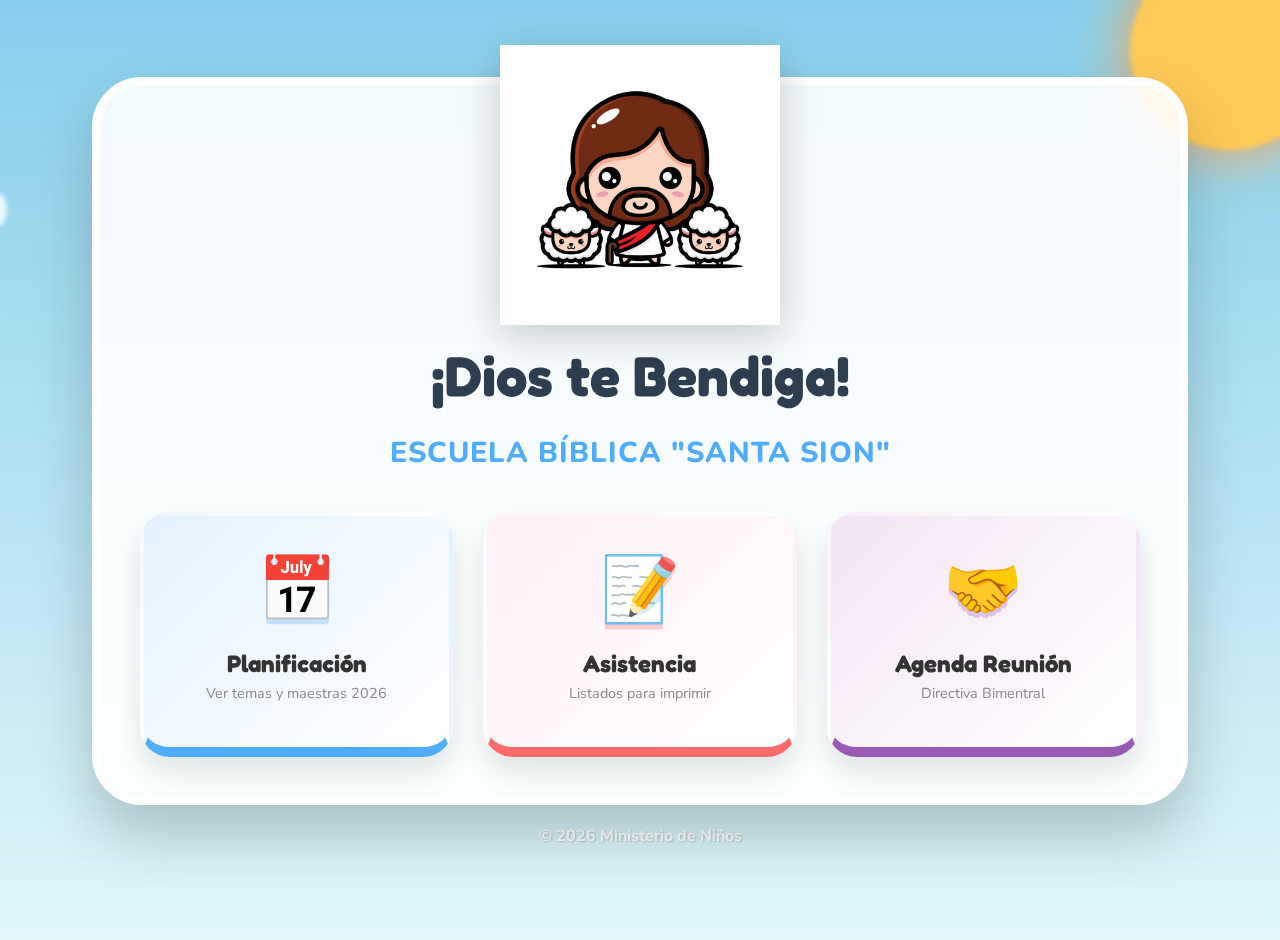
<file: index.html>
<!DOCTYPE html>
<html lang="es">
<head>
    <meta charset="UTF-8">
    <meta name="viewport" content="width=device-width, initial-scale=1.0">
    <title>Bienvenida - Santa Sion 2026</title>
    <link href="https://fonts.googleapis.com/css2?family=Fredoka:wght@400;600&family=Nunito:wght@400;700;800&display=swap" rel="stylesheet">
    <link rel="stylesheet" href="style.css">
    <style>
        /* Estilos Exclusivos de la Portada */
        body { overflow-x: hidden; }
        
        .welcome-container {
            display: flex; flex-direction: column; align-items: center; justify-content: center;
            min-height: 100vh; text-align: center; padding: 20px;
            backdrop-filter: blur(2px);
        }

        .main-card {
            background: rgba(255, 255, 255, 0.9); padding: 40px; border-radius: 50px;
            box-shadow: 0 30px 60px rgba(0,0,0,0.2); max-width: 1000px; width: 100%; 
            border: 8px solid white; position: relative;
            animation: fadeIn 1s ease-out;
        }

        .jesus-welcome { width: 280px; filter: drop-shadow(0 10px 20px rgba(0,0,0,0.2)); margin-top: -80px; transition: transform 0.3s; }
        .jesus-welcome:hover { transform: scale(1.05) rotate(2deg); }

        h1 { font-family: 'Fredoka'; color: #2c3e50; font-size: 3.5rem; margin: 10px 0; text-shadow: 2px 2px 0px #fff; }
        h2 { font-family: 'Nunito'; color: #4facfe; font-size: 1.8rem; font-weight: 800; letter-spacing: 1px; margin-bottom: 40px; text-transform: uppercase; }

        /* BOTONES COMO TARJETAS GIGANTES */
        .cards-container {
            display: grid; grid-template-columns: repeat(auto-fit, minmax(250px, 1fr));
            gap: 30px; margin-top: 20px;
        }

        .menu-card {
            text-decoration: none; background: white; padding: 30px; border-radius: 30px;
            box-shadow: 0 15px 30px rgba(0,0,0,0.1); border: 4px solid transparent;
            transition: all 0.3s ease; display: flex; flex-direction: column; align-items: center;
        }

        .menu-card:hover { transform: translateY(-10px); border-color: white; box-shadow: 0 25px 50px rgba(0,0,0,0.2); }

        .icon-large { font-size: 4rem; margin-bottom: 15px; }
        .card-title { font-family: 'Fredoka'; font-size: 1.5rem; color: #333; margin: 0; }
        .card-desc { font-family: 'Nunito'; color: #888; font-size: 0.9rem; margin-top: 5px; }

        /* Colores Específicos */
        .card-temas { background: linear-gradient(135deg, #e3f2fd 0%, #fff 100%); border-bottom: 10px solid #4facfe; }
        .card-temas .icon-large { text-shadow: 0 5px 0 rgba(79, 172, 254, 0.3); }
        
        .card-asistencia { background: linear-gradient(135deg, #fff0f6 0%, #fff 100%); border-bottom: 10px solid #ff6b6b; }
        .card-asistencia .icon-large { text-shadow: 0 5px 0 rgba(255, 107, 107, 0.3); }

        /* NUEVA TARJETA: AGENDA (MORADO) */
        .card-agenda { background: linear-gradient(135deg, #f3e5f5 0%, #fff 100%); border-bottom: 10px solid #9b59b6; }
        .card-agenda .icon-large { text-shadow: 0 5px 0 rgba(155, 89, 182, 0.3); }

        @keyframes fadeIn { from { opacity: 0; transform: translateY(20px); } to { opacity: 1; transform: translateY(0); } }
    </style>
</head>
<body>
    <div class="background-scenery">
        <div class="sun"></div>
        <div class="cloud cloud1"></div>
        <div class="cloud cloud2"></div>
        <div class="cloud cloud3"></div>
    </div>

    <div class="welcome-container">
        <div class="main-card">
            <img src="Jesus_1.jpg" alt="Jesús" class="jesus-welcome">
            
            <h1>¡Dios te Bendiga!</h1>
            <h2>Escuela Bíblica "Santa Sion"</h2>
            
            <div class="cards-container">
                <a href="temas.html" class="menu-card card-temas">
                    <div class="icon-large">📅</div>
                    <h3 class="card-title">Planificación</h3>
                    <p class="card-desc">Ver temas y maestras 2026</p>
                </a>

                <a href="asistencia.html" class="menu-card card-asistencia">
                    <div class="icon-large">📝</div>
                    <h3 class="card-title">Asistencia</h3>
                    <p class="card-desc">Listados para imprimir</p>
                </a>

                <a href="agenda.html" class="menu-card card-agenda">
                    <div class="icon-large">🤝</div>
                    <h3 class="card-title">Agenda Reunión</h3>
                    <p class="card-desc">Directiva Bimentral</p>
                </a>
            </div>
        </div>
        <p style="margin-top: 20px; color: white; font-weight: bold; text-shadow: 1px 1px 2px rgba(0,0,0,0.2);">© 2026 Ministerio de Niños</p>
    </div>
</body>
</html>
</file>
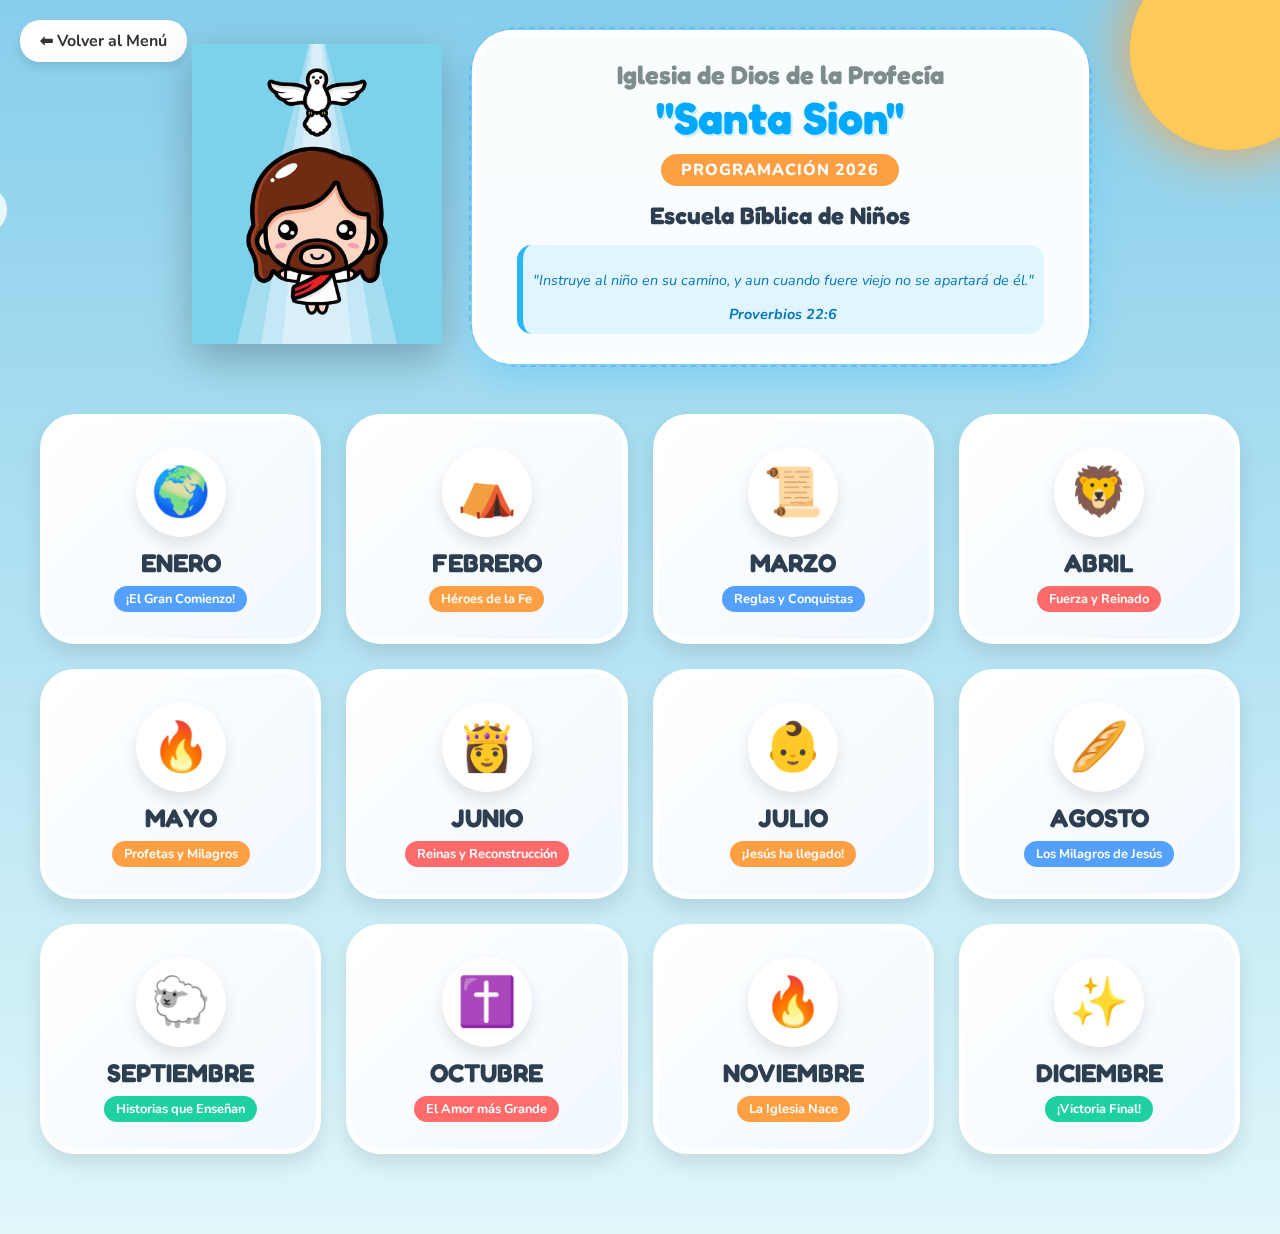
<file: temas.html>
<!DOCTYPE html>
<html lang="es">
<head>
    <meta charset="UTF-8">
    <meta name="viewport" content="width=device-width, initial-scale=1.0">
    <title>Planificación Escuela Bíblica Santa Sion 2026</title>
    <link href="https://fonts.googleapis.com/css2?family=Fredoka:wght@400;600&family=Nunito:wght@400;700;800&display=swap" rel="stylesheet">
    <link rel="stylesheet" href="style.css">
</head>
<body>

    <a href="index.html" style="position: absolute; top: 20px; left: 20px; background: white; padding: 10px 20px; border-radius: 20px; text-decoration: none; font-weight: bold; color: #333; box-shadow: 0 5px 10px rgba(0,0,0,0.1);">⬅ Volver al Menú</a>
    
    <div class="background-scenery">
        <div class="sun"></div>
        <div class="cloud cloud1"></div>
        <div class="cloud cloud2"></div>
        <div class="cloud cloud3"></div>
    </div>

    <header class="main-header">
        <div class="header-container">
            <div class="character-wrapper">
                <img src="jesus.jpg" alt="Jesús" class="jesus-img">
            </div>

            <div class="title-card">
                <h1 class="church-name">Iglesia de Dios de la Profecía <br> <span class="highlight">"Santa Sion"</span></h1>
                <div class="year-badge">PROGRAMACIÓN 2026</div>
                <h2 class="sub-title">Escuela Bíblica de Niños</h2>
                <div class="verse-container">
                    <p>"Instruye al niño en su camino, y aun cuando fuere viejo no se apartará de él."</p>
                    <strong>Proverbios 22:6</strong>
                </div>
            </div>
        </div>
    </header>

    <main class="container">
        <div class="months-grid" id="monthsGrid"></div>
    </main>

    <div id="modal" class="modal">
        <div class="modal-content">
            <span class="close-btn">&times;</span>
            
            <div class="modal-header" id="modalHeader">
                </div>
            
            <div class="table-responsive">
                <table id="scheduleTable">
                    <thead>
                        <tr>
                            <th>#</th>
                            <th>📅 Día</th>
                            <th>📌 Fecha</th>
                            <th>📖 Historia</th>
                            <th>✝️ Versículo</th>
                            <th>💡 Pensamiento</th>
                            <th>👩‍🏫 Maestras</th>
                        </tr>
                    </thead>
                    <tbody id="tableBody"></tbody>
                </table>
            </div>
            <div class="footer-note">Iglesia de Dios de la Profecía "Santa Sion"</div>
        </div>
    </div>

    <script src="script.js"></script>
</body>
</html>
</file>
<file: style.css>
/* --- CONFIGURACIÓN GENERAL --- */
:root {
    --primary: #4facfe;
    --text-dark: #2c3e50;
    --font-title: 'Fredoka', sans-serif;
    --font-body: 'Nunito', sans-serif;
    --card-shadow: 0 10px 20px rgba(0, 0, 0, 0.1);
}

body {
    font-family: var(--font-body);
    background: linear-gradient(to bottom, #87CEEB 0%, #E0F7FA 100%);
    margin: 0;
    padding: 0;
    color: var(--text-dark);
    min-height: 100vh;
}

/* Fondo Animado */
.background-scenery {
    position: fixed;
    top: 0;
    left: 0;
    width: 100%;
    height: 100%;
    z-index: -1;
    pointer-events: none;
}

.sun {
    position: absolute;
    top: -50px;
    right: -50px;
    width: 200px;
    height: 200px;
    background: #feca57;
    border-radius: 50%;
    box-shadow: 0 0 60px #ff9f43;
}

.cloud {
    background: white;
    width: 150px;
    height: 60px;
    border-radius: 50px;
    position: absolute;
    opacity: 0.8;
    animation: floatCloud 40s linear infinite;
}

.cloud::after,
.cloud::before {
    content: '';
    position: absolute;
    background: white;
    border-radius: 50%;
}

.cloud::after {
    top: -30px;
    left: 20px;
    width: 60px;
    height: 60px;
}

.cloud::before {
    top: -40px;
    right: 20px;
    width: 80px;
    height: 80px;
}

.cloud1 {
    top: 10%;
    left: -20%;
}

.cloud2 {
    top: 20%;
    left: -10%;
    animation-delay: 5s;
    transform: scale(0.8);
}

.cloud3 {
    top: 50%;
    left: -30%;
    animation-delay: 15s;
}

@keyframes floatCloud {
    from {
        left: -200px;
    }

    to {
        left: 110%;
    }
}

/* --- HEADER --- */
.main-header {
    padding: 30px 20px;
    display: flex;
    justify-content: center;
}

.header-container {
    display: flex;
    align-items: center;
    gap: 30px;
    flex-wrap: wrap;
    justify-content: center;
    max-width: 1100px;
}

.jesus-img {
    width: 250px;
    filter: drop-shadow(0 15px 20px rgba(0, 0, 0, 0.25));
    transition: transform 0.3s;
}

.jesus-img:hover {
    transform: scale(1.05) rotate(3deg);
}

.title-card {
    background: rgba(255, 255, 255, 0.95);
    padding: 25px 40px;
    border-radius: 40px;
    box-shadow: 0 15px 35px rgba(0, 168, 255, 0.2);
    border: 5px solid white;
    text-align: center;
    position: relative;
    max-width: 600px;
}

.title-card::before {
    content: '';
    position: absolute;
    top: -8px;
    left: -8px;
    right: -8px;
    bottom: -8px;
    border-radius: 50px;
    border: 2px dashed #4facfe;
    z-index: -1;
    opacity: 0.5;
}

.church-name {
    font-family: var(--font-title);
    font-size: 1.6rem;
    color: #7f8c8d;
    margin: 0;
    line-height: 1.2;
}

.highlight {
    color: #00a8ff;
    font-size: 2.8rem;
    display: block;
    text-shadow: 2px 2px 0px #ccefff;
}

.year-badge {
    background: #ff9f43;
    color: white;
    display: inline-block;
    padding: 5px 20px;
    border-radius: 20px;
    font-weight: 800;
    margin: 10px 0;
    font-size: 1rem;
    letter-spacing: 1px;
}

.sub-title {
    font-family: var(--font-title);
    color: #2c3e50;
    margin: 5px 0 15px 0;
}

.verse-container {
    background: #e1f5fe;
    color: #0277bd;
    padding: 10px;
    border-radius: 15px;
    font-style: italic;
    border-left: 6px solid #29b6f6;
    font-size: 0.9rem;
}

/* --- TARJETAS --- */
.container {
    max-width: 1200px;
    margin: 0 auto;
    padding: 20px 20px 80px 20px;
}

.months-grid {
    display: grid;
    grid-template-columns: repeat(auto-fit, minmax(250px, 1fr));
    gap: 25px;
}

.month-card {
    background: linear-gradient(135deg, #ffffff 0%, #f0f8ff 100%);
    border-radius: 35px;
    height: 220px;
    display: flex;
    flex-direction: column;
    align-items: center;
    justify-content: center;
    cursor: pointer;
    position: relative;
    box-shadow: var(--card-shadow);
    border: 5px solid white;
    transition: all 0.3s ease;
}

.month-card:hover {
    transform: translateY(-10px);
    box-shadow: 0 20px 40px rgba(0, 0, 0, 0.15);
    border-color: #4facfe;
}

.emoji-circle {
    width: 90px;
    height: 90px;
    background: white;
    border-radius: 50%;
    display: flex;
    align-items: center;
    justify-content: center;
    font-size: 3rem;
    box-shadow: 0 8px 15px rgba(0, 0, 0, 0.1);
    margin-bottom: 10px;
    transition: transform 0.3s;
}

.month-card:hover .emoji-circle {
    transform: scale(1.1) rotate(10deg);
}

.month-name {
    font-family: var(--font-title);
    font-size: 1.6rem;
    color: #2c3e50;
    margin: 0;
    text-transform: uppercase;
}

.month-theme {
    background: #00d2d3;
    color: white;
    padding: 4px 12px;
    border-radius: 20px;
    font-weight: bold;
    font-size: 0.8rem;
    margin-top: 8px;
}

.theme-blue {
    background: #54a0ff;
}

.theme-orange {
    background: #ff9f43;
}

.theme-red {
    background: #ff6b6b;
}

.theme-green {
    background: #1dd1a1;
}

/* --- MODAL Y TABLA --- */
.modal {
    display: none;
    position: fixed;
    z-index: 1000;
    left: 0;
    top: 0;
    width: 100%;
    height: 100%;
    background-color: rgba(0, 0, 0, 0.7);
    backdrop-filter: blur(5px);
    overflow-y: auto;
    padding: 20px 0;
}

.modal-content {
    background-color: white;
    margin: 20px auto;
    padding: 25px;
    border-radius: 30px;
    width: 90%;
    max-width: 1000px;
    box-shadow: 0 25px 50px rgba(0, 0, 0, 0.5);
    position: relative;
}

/* --- BOTÓN X MÁS LINDO --- */
.close-btn {
    position: absolute;
    top: 15px;
    right: 15px;
    width: 40px;
    height: 40px;
    background: #ff6b6b;
    /* Color rojo coral */
    color: white;
    border-radius: 50%;
    /* Redondo */
    display: flex;
    align-items: center;
    justify-content: center;
    font-size: 24px;
    font-weight: bold;
    cursor: pointer;
    border: 3px solid white;
    /* Borde blanco bonito */
    box-shadow: 0 5px 10px rgba(0, 0, 0, 0.2);
    transition: all 0.3s ease;
}

.close-btn:hover {
    background: #ee5253;
    transform: rotate(90deg) scale(1.1);
    /* Animación al pasar el mouse */
    box-shadow: 0 8px 15px rgba(0, 0, 0, 0.3);
}

.modal-header {
    text-align: center;
    margin-bottom: 15px;
    border-bottom: 2px solid #f1f2f6;
    padding-bottom: 10px;
}

.modal-header h2 {
    font-family: var(--font-title);
    font-size: 2.2rem;
    color: #2980b9;
    margin: 0;
}

.modal-header p {
    font-size: 1.1rem;
    color: #7f8c8d;
    margin-top: 5px;
}

/* --- ESTILOS DE TABLA COMPACTA Y LINDA --- */
.table-responsive {
    overflow-x: auto;
}

table {
    width: 100%;
    border-collapse: separate;
    border-spacing: 0;
    min-width: 800px;
    border-radius: 15px;
    /* Bordes redonditos */
    overflow: hidden;
    border: 2px solid #fff;
    box-shadow: 0 4px 10px rgba(0, 0, 0, 0.08);
    margin-bottom: 10px;
}

/* ENCABEZADO (TH) - Centrado y Azul Lindo */
th {
    background: linear-gradient(to right, #3498db, #2980b9);
    /* Azul Océano Mate (Elegante) */
    color: white;
    padding: 8px 5px;
    /* POCO espacio para que sea compacto */
    text-align: center;
    /* TEXTO CENTRADO */
    vertical-align: middle;
    font-family: var(--font-title);
    font-size: 1rem;
    border: none;
    letter-spacing: 0.5px;
}

/* CELDAS (TD) - Compactas */
td {
    padding: 6px 8px;
    /* Compacto: menos altura */
    border-bottom: 1px solid #f0f0f0;
    color: #444;
    font-size: 0.9rem;
    /* Letra un pelín más pequeña para que quepa todo */
    vertical-align: middle;
    line-height: 1.2;
    /* Líneas más pegaditas */
}

/* COLUMNA # (Rosa Tierno) */
td:nth-child(1) {
    font-weight: 800;
    text-align: center;
    background-color: #fff0f6;
    color: #e84393;
    border-right: 1px dashed #fad390;
    width: 40px;
}

/* COLUMNA MAESTRAS (Crema con letras Naranjas) */
td:last-child {
    font-weight: bold;
    color: #d35400;
    background: #fff8e1;
    border-left: 2px solid white;
    font-size: 0.85rem;
}

/* Resto de columnas */
td:nth-child(2) {
    font-weight: bold;
    color: #2980b9;
    text-align: center;
}

/* Día centrado */
td:nth-child(3) {
    font-weight: bold;
    color: #7f8c8d;
    text-align: center;
}

/* Fecha centrada */
td:nth-child(4) {
    font-weight: 700;
    color: #c0392b;
    width: 35%;
}

/* Historia */
td:nth-child(5) {
    font-style: italic;
    color: #16a085;
    font-size: 0.85rem;
}

/* Cita */

tr:last-child td {
    border-bottom: none;
}

tr:nth-child(even) td:not(:first-child):not(:last-child) {
    background-color: #fbfbfb;
}

tr:hover td:not(:first-child) {
    background-color: #eaf2f8;
}

/* --- PIE DE PÁGINA (CENTRADO) --- */
.footer-note {
    text-align: center;
    /* Centrado */
    display: block;
    width: 100%;
    margin-top: 10px;
    padding-top: 10px;
    border-top: 1px solid #eee;
    color: #95a5a6;
    font-size: 0.85rem;
    font-weight: bold;
    font-family: var(--font-title);
    text-transform: uppercase;
}
</file>
